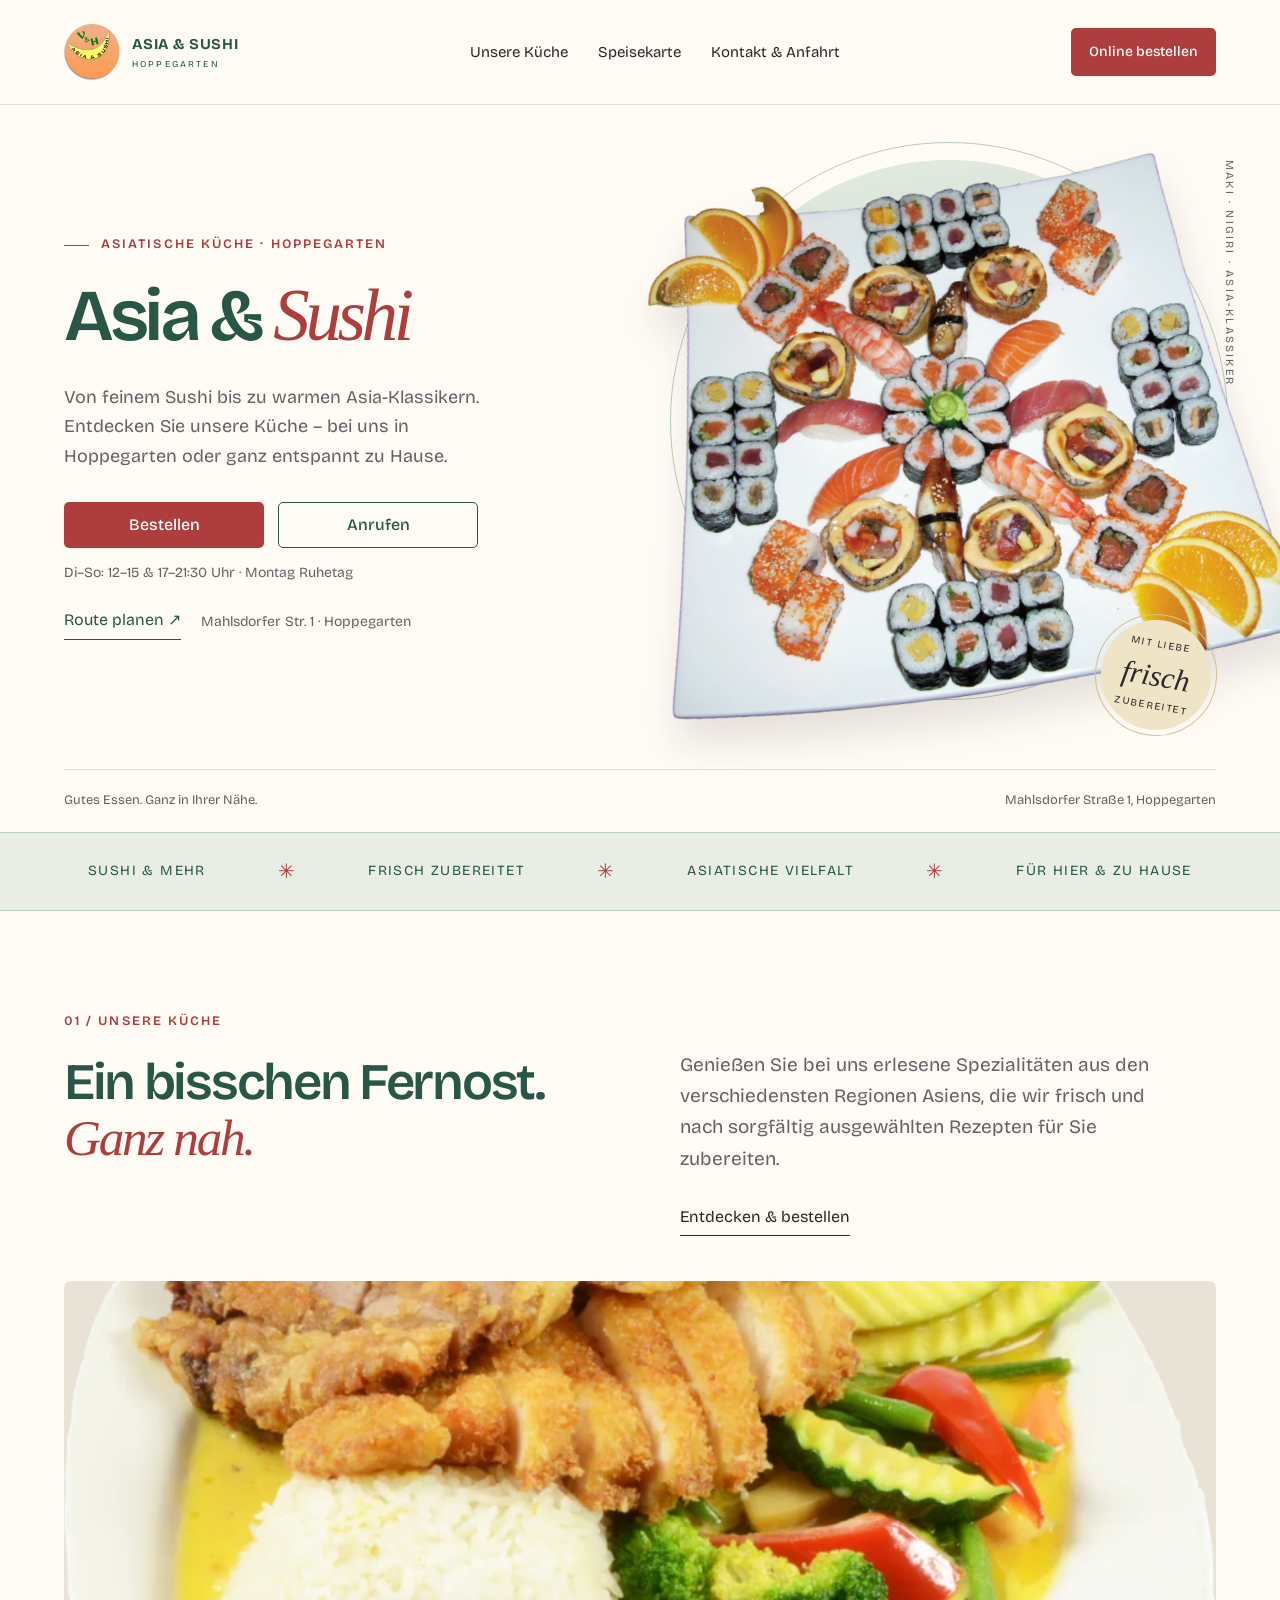
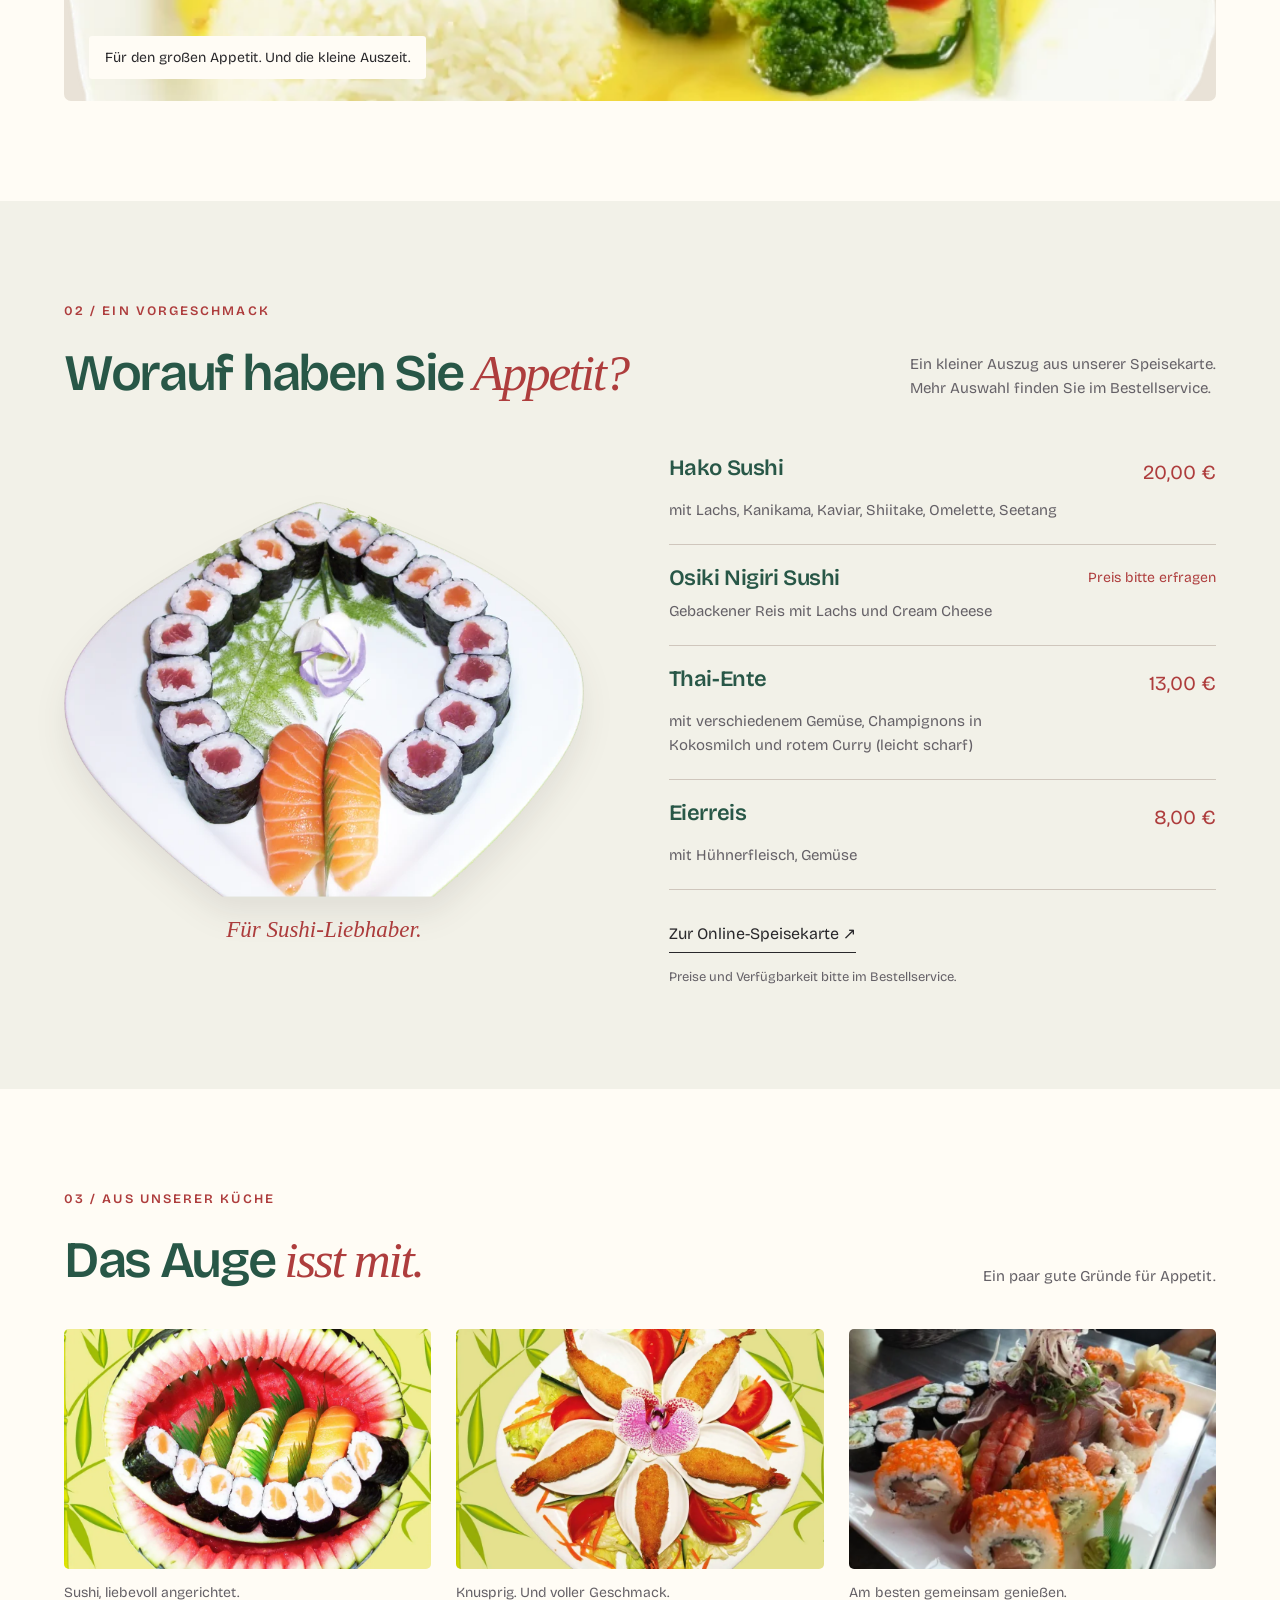
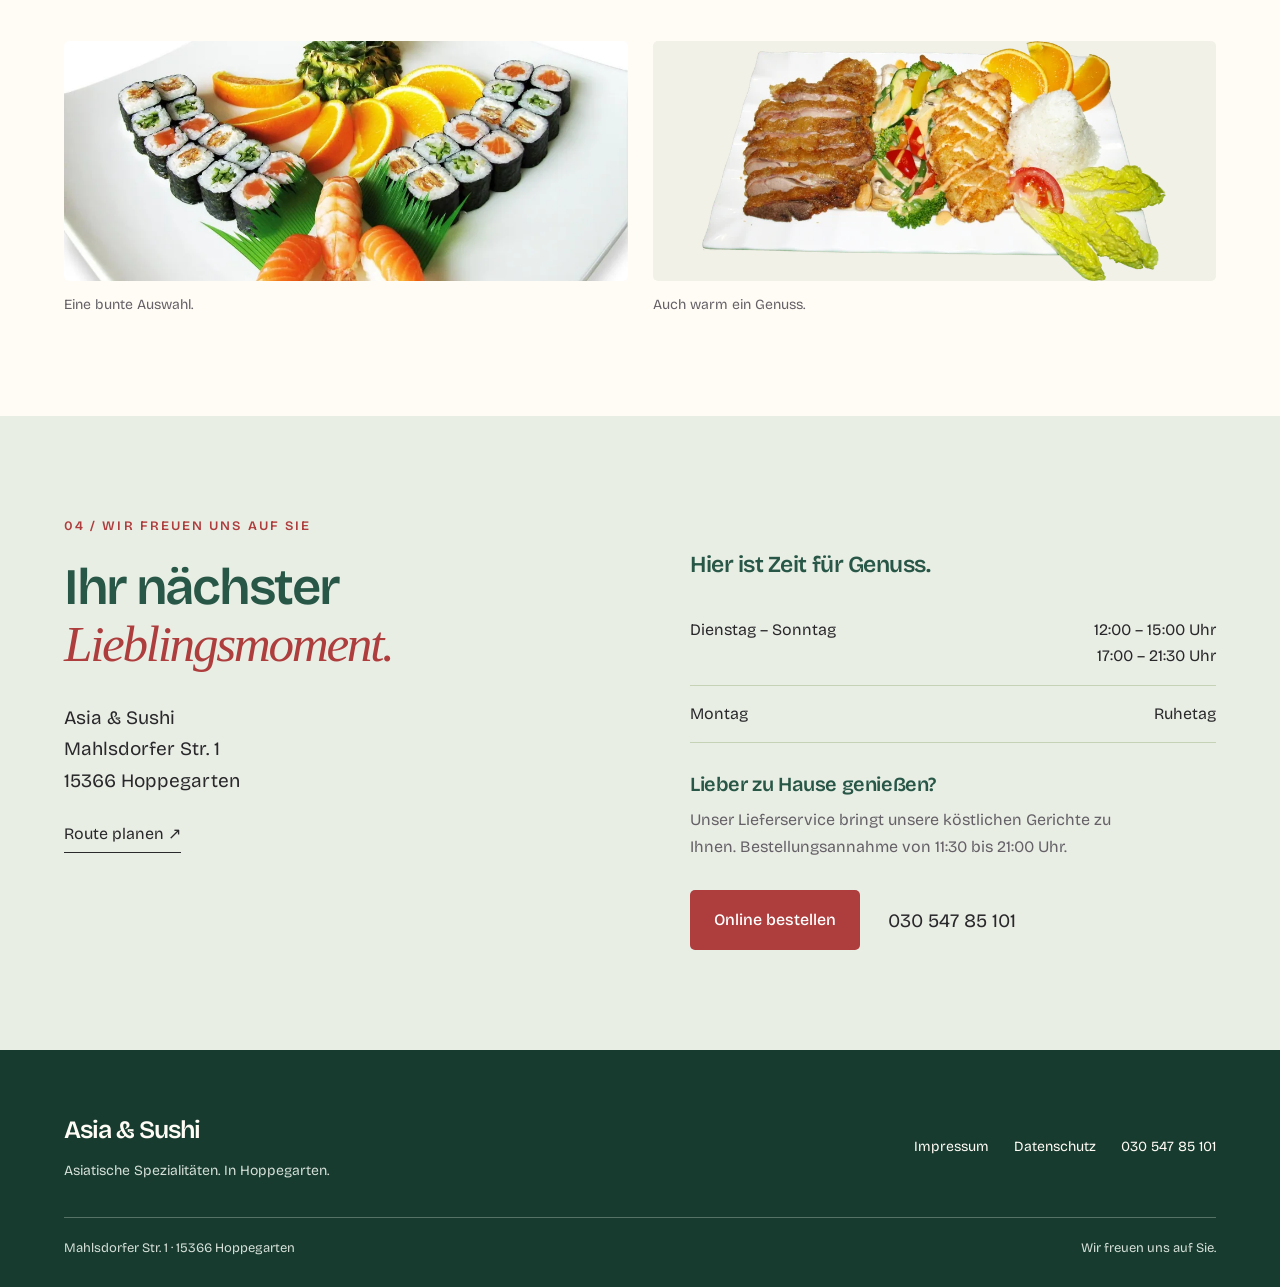
<file: index.html>
<!doctype html>
<html lang="de">
  <head>
    <meta charset="utf-8" />
    <meta name="viewport" content="width=device-width, initial-scale=1" />
    <title>
      Asia &amp; Sushi – Asiatische Küche in Hoppegarten
    </title>
    <meta
      name="description"
      content="Asiatische Spezialitäten und Sushi in Hoppegarten. Küche entdecken, online bestellen oder vorbeikommen. Mahlsdorfer Str. 1."
    />
    <meta name="theme-color" content="#285747" />
    <link rel="icon" href="assets/images/logo-192.png" />
    <link
      rel="preload"
      href="assets/fonts/bricolage-grotesque-latin-wdth.woff2"
      as="font"
      type="font/woff2"
      crossorigin
    />
    <link rel="stylesheet" href="css/base/tokens.css" />
    <link rel="stylesheet" href="css/base/reset.css" />
    <link rel="stylesheet" href="css/components/layout.css" />
    <link rel="stylesheet" href="css/components/buttons.css" />
    <link rel="stylesheet" href="css/sections/hero.css" />
    <link rel="stylesheet" href="css/sections/kitchen.css" />
    <link rel="stylesheet" href="css/sections/menu.css" />
    <link rel="stylesheet" href="css/sections/gallery.css" />
    <link rel="stylesheet" href="css/sections/visit.css" />
  </head>
  <body>
    <a class="skip-link" href="#inhalt">Zum Inhalt springen</a>
    <header class="site-header">
      <div class="container header-inner">
        <a
          class="brand"
          href="index.html"
          aria-label="Asia und Sushi – Startseite"
          ><img class="brand-logo" src="assets/images/logo-96.png" srcset="assets/images/logo-192.png 2x" width="56" height="56" alt="" /><span>ASIA &amp; SUSHI<small>HOPPEGARTEN</small></span></a
        >
        <nav aria-label="Hauptnavigation">
          <a href="index.html#kueche">Unsere Küche</a
          ><a href="index.html#speisekarte">Speisekarte</a
          ><a href="index.html#besuch">Kontakt &amp; Anfahrt</a>
        </nav>
        <a class="button button-small" href="pages/bestellen.html"
          >Online bestellen</a
        >
      </div>
    </header>
    <main id="inhalt">
      <section class="hero" aria-labelledby="hero-title">
        <div class="container hero-grid">
          <div class="hero-copy">
            <p class="eyebrow">
              <span class="small-line"></span> ASIATISCHE KÜCHE · HOPPEGARTEN
            </p>
            <h1 id="hero-title">
              Asia &amp; <em>Sushi</em>
            </h1>
            <p class="hero-description">
              Von feinem Sushi bis zu warmen Asia-Klassikern. Entdecken Sie
              unsere Küche – bei uns in Hoppegarten oder ganz entspannt zu
              Hause.
            </p>
            <div class="actions hero-actions">
              <a class="button" href="pages/bestellen.html">Bestellen</a>
              <a class="button button-outline" href="tel:+493054785101">Anrufen</a>
            </div>
            <p class="hero-hours-note">Di–So: 12–15 &amp; 17–21:30 Uhr · Montag Ruhetag</p>
            <div class="hero-location">
              <a class="text-link" href="https://www.google.com/maps/dir/?api=1&amp;destination=Mahlsdorfer+Str.+1%2C+15366+Hoppegarten" target="_blank" rel="noopener noreferrer">Route planen <span aria-hidden="true">↗</span></a>
              <p>Mahlsdorfer Str. 1 · Hoppegarten</p>
            </div>
          </div>
          <div class="hero-visual">
            <span class="hero-ring" aria-hidden="true"></span
            ><span class="vertical-note" aria-hidden="true"
              >MAKI · NIGIRI · ASIA-KLASSIKER</span
            ><img
              src="assets/images/platte-gemischt.webp"
              width="999"
              height="868"
              alt="Große Sushi-Platte mit Maki, Nigiri und frittierten Rollen"
              fetchpriority="high"
            />
            <div class="hero-seal">
              <span>MIT LIEBE</span><strong>frisch</strong
              ><span>ZUBEREITET</span>
            </div>
          </div>
        </div>
        <div class="hero-caption container">
          <span>Gutes Essen. Ganz in Ihrer Nähe.</span
          ><a href="#besuch"
            >Mahlsdorfer Straße 1, Hoppegarten
           </a
          >
        </div>
      </section>
      <div class="flavor-strip" aria-hidden="true">
        <span>SUSHI &amp; MEHR</span><i>✳</i><span>FRISCH ZUBEREITET</span
        ><i>✳</i><span>ASIATISCHE VIELFALT</span><i>✳</i
        ><span>FÜR HIER &amp; ZU HAUSE</span>
      </div>
      <section
        class="kitchen section container"
        id="kueche"
        aria-labelledby="kitchen-title"
      >
        <div class="section-heading">
          <p class="eyebrow">01 / UNSERE KÜCHE</p>
          <h2 id="kitchen-title">
            Ein bisschen Fernost.<br /><em>Ganz nah.</em>
          </h2>
        </div>
        <div class="kitchen-description">
          <p>
            Genießen Sie bei uns erlesene Spezialitäten aus den verschiedensten
            Regionen Asiens, die wir frisch und nach sorgfältig ausgewählten
            Rezepten für Sie zubereiten.
          </p>
          <a class="text-link" href="pages/bestellen.html"
            >Entdecken &amp; bestellen</a
          >
        </div>
        <div class="kitchen-image">
          <img
            src="assets/images/ente-curry.webp"
            width="900"
            height="563"
            alt="Knusprige Ente mit Gemüse in Currysauce und einer Portion Reis"
            loading="lazy"
          /><span>Für den großen Appetit. Und die kleine Auszeit.</span>
        </div>
      </section>
      <section
        class="menu-section section"
        id="speisekarte"
        aria-labelledby="menu-title"
      >
        <div class="container">
          <div class="menu-header">
            <div>
              <p class="eyebrow">02 / EIN VORGESCHMACK</p>
              <h2 id="menu-title">Worauf haben Sie <em>Appetit?</em></h2>
            </div>
            <p>
              Ein kleiner Auszug aus unserer Speisekarte.<br />Mehr Auswahl
              finden Sie im Bestellservice.
            </p>
          </div>
          <div class="menu-grid">
            <div class="menu-image">
              <img
                src="assets/images/maki-nigiri.webp"
                width="800"
                height="608"
                alt="Lachs- und Thunfisch-Maki mit zwei Lachs-Nigiri"
                loading="lazy"
              /><span class="image-label">Für Sushi-Liebhaber.</span>
            </div>
            <div class="dish-list">
              <article class="dish">
                <div>
                  <h3>Hako Sushi</h3>
                  <span>20,00 €</span>
                </div>
                <p>mit Lachs, Kanikama, Kaviar, Shiitake, Omelette, Seetang</p>
              </article>
              <article class="dish">
                <div>
                  <h3>Osiki Nigiri Sushi</h3>
                  <span class="price-note">Preis bitte erfragen</span>
                </div>
                <p>Gebackener Reis mit Lachs und Cream Cheese</p>
              </article>
              <article class="dish">
                <div>
                  <h3>Thai-Ente</h3>
                  <span>13,00 €</span>
                </div>
                <p>
                  mit verschiedenem Gemüse, Champignons in Kokosmilch und rotem
                  Curry (leicht scharf)
                </p>
              </article>
              <article class="dish">
                <div>
                  <h3>Eierreis</h3>
                  <span>8,00 €</span>
                </div>
                <p>mit Hühnerfleisch, Gemüse</p>
              </article>
              <a class="text-link" href="pages/bestellen.html"
                >Zur Online-Speisekarte <span aria-hidden="true">↗</span></a
              >
              <p class="menu-note">
                Preise und Verfügbarkeit bitte im Bestellservice.
              </p>
            </div>
          </div>
        </div>
      </section>
      <section class="gallery section" aria-labelledby="gallery-title">
        <div class="container gallery-heading">
          <div>
            <p class="eyebrow">03 / AUS UNSERER KÜCHE</p>
            <h2 id="gallery-title">Das Auge <em>isst mit.</em></h2>
          </div>
          <span>Ein paar gute Gründe für Appetit.</span>
        </div>
        <div class="container gallery-grid">
          <figure>
            <img
              src="assets/images/sushi-melone.webp"
              width="1024"
              height="640"
              loading="lazy"
              alt="Sushi mit Lachs und Maki, angerichtet in einer Wassermelone"
            />
            <figcaption>Sushi, liebevoll angerichtet.</figcaption>
          </figure>
          <figure>
            <img
              src="assets/images/garnelen-orchidee.webp"
              width="1024"
              height="640"
              loading="lazy"
              alt="Knusprige Garnelen mit Salat und Orchideenblüte"
            />
            <figcaption>Knusprig. Und voller Geschmack.</figcaption>
          </figure>
          <figure>
            <img
              src="assets/images/sushi-platte.webp"
              width="768"
              height="576"
              loading="lazy"
              alt="Gemischte Sushi-Platte mit Nigiri und Fischrogen"
            />
            <figcaption>Am besten gemeinsam genießen.</figcaption>
          </figure>
          <figure>
            <img
              src="assets/images/sushi-ananas.webp"
              width="1024"
              height="640"
              loading="lazy"
              alt="Maki und Nigiri mit Garnelen, Orange und Ananas"
            />
            <figcaption>Eine bunte Auswahl.</figcaption>
          </figure>
          <figure>
            <img
              src="assets/images/ente-fisch.webp"
              width="800"
              height="414"
              loading="lazy"
              alt="Knusprige Ente und panierte Stücke mit Gemüse, Cashewkernen und Reis"
            />
            <figcaption>Auch warm ein Genuss.</figcaption>
          </figure>
        </div>
      </section>
      <section class="visit section" id="besuch" aria-labelledby="visit-title">
        <div class="container visit-grid">
          <div>
            <p class="eyebrow">04 / WIR FREUEN UNS AUF SIE</p>
            <h2 id="visit-title">
              Ihr nächster<br /><em>Lieblingsmoment.</em>
            </h2>
            <address>
              Asia &amp; Sushi<br />Mahlsdorfer Str. 1<br />15366 Hoppegarten
            </address>
            <a
              class="text-link"
              href="https://www.google.com/maps/dir/?api=1&amp;destination=Mahlsdorfer+Str.+1%2C+15366+Hoppegarten"
              rel="noopener noreferrer"
              >Route planen <span aria-hidden="true">↗</span></a
            >
          </div>
          <div class="visit-info">
            <h3>Hier ist Zeit für Genuss.</h3>
            <dl class="hours">
              <div>
                <dt>Dienstag – Sonntag</dt>
                <dd>12:00 – 15:00 Uhr<br />17:00 – 21:30 Uhr</dd>
              </div>
              <div>
                <dt>Montag</dt>
                <dd>Ruhetag</dd>
              </div>
            </dl>
            <div class="delivery">
              <h3>Lieber zu Hause genießen?</h3>
              <p>
                Unser Lieferservice bringt unsere köstlichen Gerichte zu Ihnen.
                Bestellungsannahme von 11:30 bis 21:00 Uhr.
              </p>
            </div>
            <div class="actions">
              <a class="button button-light" href="pages/bestellen.html"
                >Online bestellen</a
              ><a class="phone-link" href="tel:+493054785101">030 547 85 101</a>
            </div>
          </div>
        </div>
      </section>
    </main>
    <footer class="site-footer">
      <div class="container footer-inner">
        <a class="footer-brand" href="index.html"
          >Asia &amp; Sushi<span
            >Asiatische Spezialitäten. In Hoppegarten.</span
          ></a
        >
        <div class="footer-links">
          <a href="pages/impressum.html">Impressum</a
          ><a href="pages/datenschutz.html">Datenschutz</a
          ><a href="tel:+493054785101">030 547 85 101</a>
        </div>
      </div>
      <div class="container footer-bottom">
        Mahlsdorfer Str. 1 · 15366 Hoppegarten<span
          >Wir freuen uns auf Sie.</span
        >
      </div>
    </footer>
    <script type="application/ld+json">
      {
        "@context": "https://schema.org",
        "@type": "Restaurant",
        "name": "Asia & Sushi",
        "description": "Asiatische Spezialitäten und Sushi",
        "servesCuisine": ["Asiatisch", "Sushi"],
        "telephone": "+49 30 54785101",
        "address": {
          "@type": "PostalAddress",
          "streetAddress": "Mahlsdorfer Str. 1",
          "postalCode": "15366",
          "addressLocality": "Hoppegarten",
          "addressCountry": "DE"
        },
        "openingHoursSpecification": [
          {
            "@type": "OpeningHoursSpecification",
            "dayOfWeek": [
              "Tuesday",
              "Wednesday",
              "Thursday",
              "Friday",
              "Saturday",
              "Sunday"
            ],
            "opens": "12:00",
            "closes": "15:00"
          },
          {
            "@type": "OpeningHoursSpecification",
            "dayOfWeek": [
              "Tuesday",
              "Wednesday",
              "Thursday",
              "Friday",
              "Saturday",
              "Sunday"
            ],
            "opens": "17:00",
            "closes": "21:30"
          }
        ]
      }
    </script>
  </body>
</html>
</file>
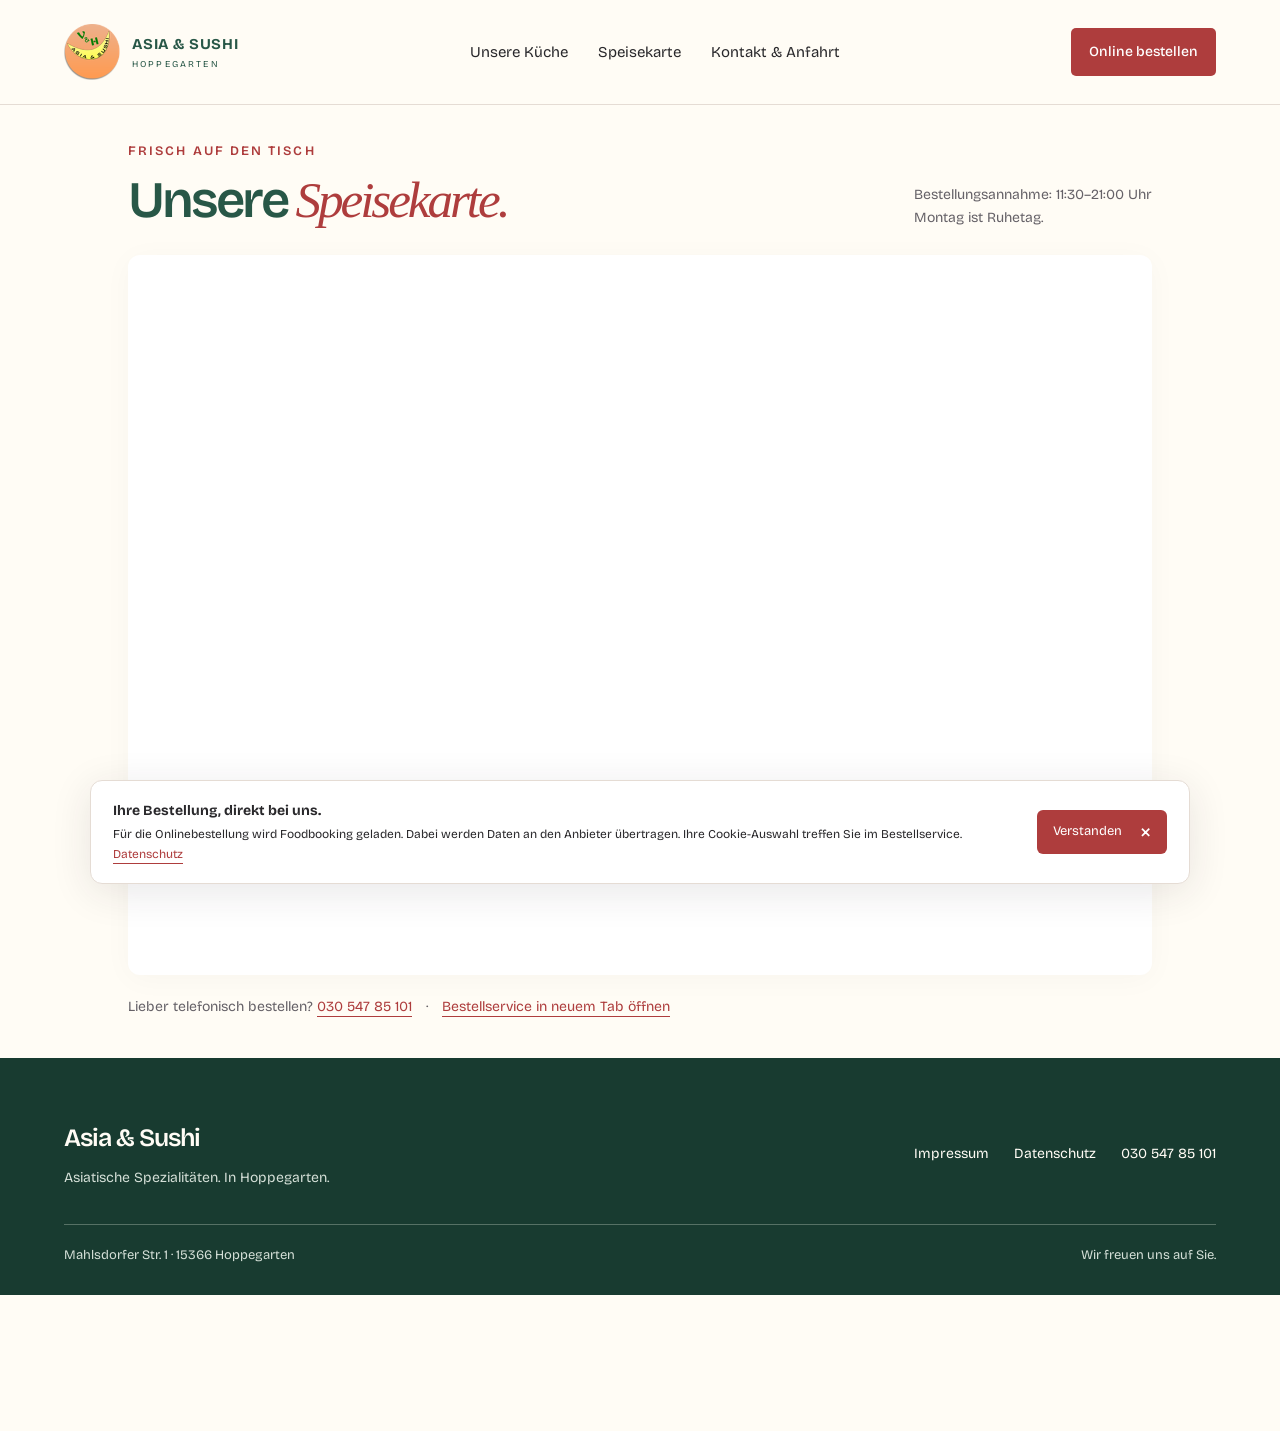
<file: pages/bestellen.html>
<!doctype html>
<html lang="de">
  <head>
    <meta charset="utf-8" />
    <meta name="viewport" content="width=device-width, initial-scale=1" />
    <title>Online bestellen – Asia &amp; Sushi Hoppegarten</title>
    <meta
      name="description"
      content="Asiatische Spezialitäten und Sushi bequem über unseren bestehenden GloriaFood-Bestellservice bestellen."
    />
    <meta name="theme-color" content="#285747" />
    <link rel="icon" href="../assets/images/logo-192.png" />
    <link
      rel="preload"
      href="../assets/fonts/bricolage-grotesque-latin-wdth.woff2"
      as="font"
      type="font/woff2"
      crossorigin
    />
    <link rel="stylesheet" href="../css/base/tokens.css" />
    <link rel="stylesheet" href="../css/base/reset.css" />
    <link rel="stylesheet" href="../css/components/layout.css" />
    <link rel="stylesheet" href="../css/components/buttons.css" />
    <link rel="stylesheet" href="../css/pages/order.css" />
    <link rel="stylesheet" href="../css/components/privacy-notice.css" />
  </head>
  <body>
    <a class="skip-link" href="#inhalt">Zum Inhalt springen</a>
    <header class="site-header">
      <div class="container header-inner">
        <a
          class="brand"
          href="../index.html"
          aria-label="Asia und Sushi – Startseite"
          ><img class="brand-logo" src="../assets/images/logo-96.png" srcset="../assets/images/logo-192.png 2x" width="56" height="56" alt="" /><span>ASIA &amp; SUSHI<small>HOPPEGARTEN</small></span></a
        >
        <nav aria-label="Hauptnavigation">
          <a href="../index.html#kueche">Unsere Küche</a
          ><a href="../index.html#speisekarte">Speisekarte</a
          ><a href="../index.html#besuch">Kontakt &amp; Anfahrt</a>
        </nav>
        <a class="button button-small" href="bestellen.html"
          >Online bestellen</a
        >
      </div>
    </header>
    <main id="inhalt" class="order-page container">
      <div class="order-heading">
        <div>
          <p class="eyebrow">FRISCH AUF DEN TISCH</p>
          <h1>Unsere <em>Speisekarte.</em></h1>
        </div>
        <p>Bestellungsannahme: 11:30–21:00 Uhr<br />Montag ist Ruhetag.</p>
      </div>
      <section
        class="order-embed"
        aria-label="Speisekarte und Onlinebestellung"
      >
        <iframe
          id="order-frame"
          src="https://www.foodbooking.com/ordering/?restaurant_uid=9aa9f237-abd2-4df4-8862-536ed3f0376d"
          title="Speisekarte und Bestellung bei Asia &amp; Sushi"
          allow="payment"
          allowpaymentrequest
        ></iframe>
      </section>
      <p class="order-help">
        Lieber telefonisch bestellen?
        <a href="tel:+493054785101">030 547 85 101</a> <span>·</span>
        <a
          href="https://www.foodbooking.com/ordering/?restaurant_uid=9aa9f237-abd2-4df4-8862-536ed3f0376d"
          target="_blank"
          rel="noopener noreferrer"
          >Bestellservice in neuem Tab öffnen</a
        >
      </p>
    </main>
    <footer class="site-footer">
      <div class="container footer-inner">
        <a class="footer-brand" href="../index.html"
          >Asia &amp; Sushi<span
            >Asiatische Spezialitäten. In Hoppegarten.</span
          ></a
        >
        <div class="footer-links">
          <a href="impressum.html">Impressum</a
          ><a href="datenschutz.html">Datenschutz</a
          ><a href="tel:+493054785101">030 547 85 101</a>
        </div>
      </div>
      <div class="container footer-bottom">
        Mahlsdorfer Str. 1 · 15366 Hoppegarten<span
          >Wir freuen uns auf Sie.</span
        >
      </div>
    </footer>
    <aside
      id="privacy-notice"
      class="privacy-notice"
      aria-label="Datenschutzhinweis zur Onlinebestellung"
    >
      <p>
        <strong>Ihre Bestellung, direkt bei uns.</strong> Für die
        Onlinebestellung wird Foodbooking geladen. Dabei werden Daten an den
        Anbieter übertragen. Ihre Cookie-Auswahl treffen Sie im Bestellservice.
        <a href="datenschutz.html">Datenschutz</a>
      </p>
      <button
        type="button"
        id="dismiss-privacy-notice"
        aria-label="Datenschutzhinweis schließen"
        hidden
      >
        Verstanden <span aria-hidden="true">×</span>
      </button>
    </aside>
    <script type="module" src="../js/order.js"></script>
  </body>
</html>
</file>
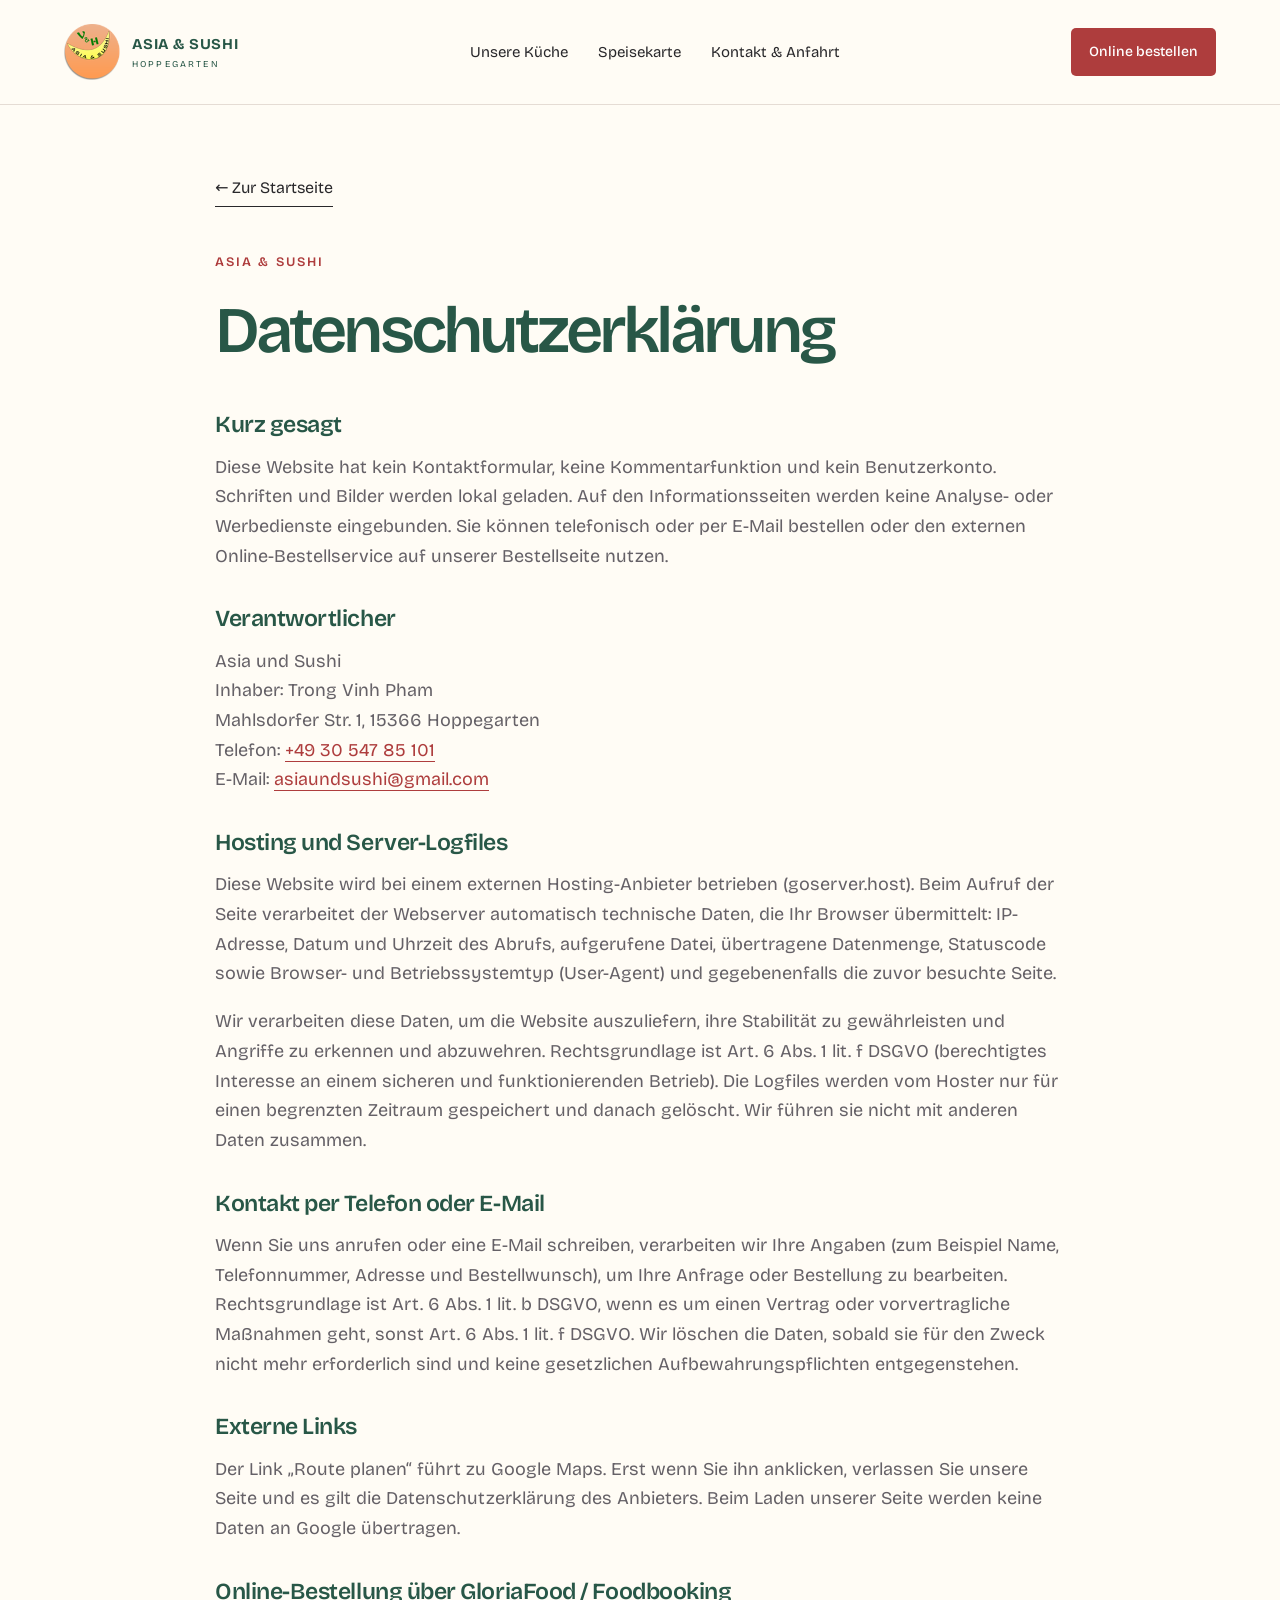
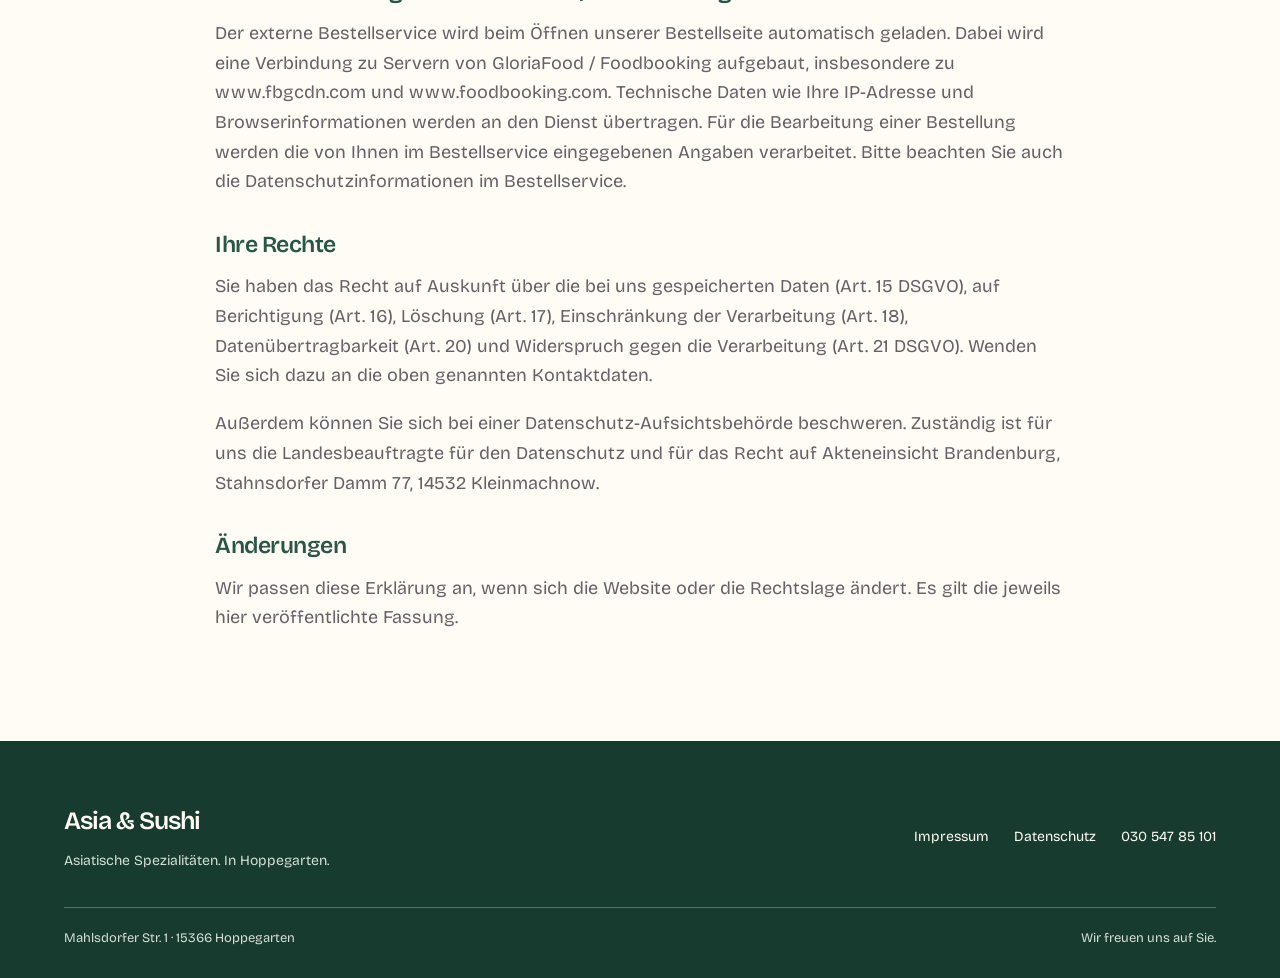
<file: pages/datenschutz.html>
<!doctype html>
<html lang="de">
  <head>
    <meta charset="utf-8" />
    <meta name="viewport" content="width=device-width, initial-scale=1" />
    <title>Datenschutzerklärung – Asia &amp; Sushi Hoppegarten</title>
    <meta
      name="description"
      content="Datenschutzerklärung von Asia und Sushi in Hoppegarten."
    />
    <meta name="theme-color" content="#285747" />
    <link rel="icon" href="../assets/images/logo-192.png" />
    <link
      rel="preload"
      href="../assets/fonts/bricolage-grotesque-latin-wdth.woff2"
      as="font"
      type="font/woff2"
      crossorigin
    />
    <link rel="stylesheet" href="../css/base/tokens.css" />
    <link rel="stylesheet" href="../css/base/reset.css" />
    <link rel="stylesheet" href="../css/components/layout.css" />
    <link rel="stylesheet" href="../css/components/buttons.css" />
    <link rel="stylesheet" href="../css/pages/legal.css" />
  </head>
  <body>
    <a class="skip-link" href="#inhalt">Zum Inhalt springen</a>
    <header class="site-header">
      <div class="container header-inner">
        <a
          class="brand"
          href="../index.html"
          aria-label="Asia und Sushi – Startseite"
          ><img class="brand-logo" src="../assets/images/logo-96.png" srcset="../assets/images/logo-192.png 2x" width="56" height="56" alt="" /><span>ASIA &amp; SUSHI<small>HOPPEGARTEN</small></span></a
        >
        <nav aria-label="Hauptnavigation">
          <a href="../index.html#kueche">Unsere Küche</a
          ><a href="../index.html#speisekarte">Speisekarte</a
          ><a href="../index.html#besuch">Kontakt &amp; Anfahrt</a>
        </nav>
        <a class="button button-small" href="bestellen.html"
          >Online bestellen</a
        >
      </div>
    </header>
    <main id="inhalt" class="legal-page container">
      <a class="text-link" href="../index.html">← Zur Startseite</a>
      <p class="eyebrow">ASIA &amp; SUSHI</p>
      <h1>Datenschutzerklärung</h1>
      <div class="prose">
        <h2>Kurz gesagt</h2>
        <p>
          Diese Website hat kein Kontaktformular, keine Kommentarfunktion und
          kein Benutzerkonto. Schriften und Bilder werden lokal geladen. Auf den
          Informationsseiten werden keine Analyse- oder Werbedienste
          eingebunden. Sie können telefonisch oder per E-Mail bestellen oder den
          externen Online-Bestellservice auf unserer Bestellseite nutzen.
        </p>

        <h2>Verantwortlicher</h2>
        <p>
          Asia und Sushi<br />
          Inhaber: Trong Vinh Pham<br />
          Mahlsdorfer Str. 1, 15366 Hoppegarten<br />
          Telefon: <a href="tel:+493054785101">+49 30 547 85 101</a><br />
          E-Mail:
          <a href="mailto:asiaundsushi@gmail.com">asiaundsushi@gmail.com</a>
        </p>

        <h2>Hosting und Server-Logfiles</h2>
        <p>
          Diese Website wird bei einem externen Hosting-Anbieter betrieben
          (goserver.host).
          <!-- TODO: Vollständigen Firmennamen und Sitz des Hosters ergänzen und prüfen, ob ein Vertrag zur Auftragsverarbeitung (AVV) besteht. -->
          Beim Aufruf der Seite verarbeitet der Webserver automatisch technische
          Daten, die Ihr Browser übermittelt: IP-Adresse, Datum und Uhrzeit des
          Abrufs, aufgerufene Datei, übertragene Datenmenge, Statuscode sowie
          Browser- und Betriebssystemtyp (User-Agent) und gegebenenfalls die
          zuvor besuchte Seite.
        </p>
        <p>
          Wir verarbeiten diese Daten, um die Website auszuliefern, ihre
          Stabilität zu gewährleisten und Angriffe zu erkennen und abzuwehren.
          Rechtsgrundlage ist Art. 6 Abs. 1 lit. f DSGVO (berechtigtes Interesse
          an einem sicheren und funktionierenden Betrieb). Die Logfiles werden
          vom Hoster nur für einen begrenzten Zeitraum gespeichert und danach
          gelöscht. Wir führen sie nicht mit anderen Daten zusammen.
        </p>

        <h2>Kontakt per Telefon oder E-Mail</h2>
        <p>
          Wenn Sie uns anrufen oder eine E-Mail schreiben, verarbeiten wir Ihre
          Angaben (zum Beispiel Name, Telefonnummer, Adresse und Bestellwunsch),
          um Ihre Anfrage oder Bestellung zu bearbeiten. Rechtsgrundlage ist
          Art. 6 Abs. 1 lit. b DSGVO, wenn es um einen Vertrag oder
          vorvertragliche Maßnahmen geht, sonst Art. 6 Abs. 1 lit. f DSGVO. Wir
          löschen die Daten, sobald sie für den Zweck nicht mehr erforderlich
          sind und keine gesetzlichen Aufbewahrungspflichten entgegenstehen.
        </p>

        <h2>Externe Links</h2>
        <p>
          Der Link „Route planen“ führt zu Google Maps. Erst wenn Sie ihn
          anklicken, verlassen Sie unsere Seite und es gilt die
          Datenschutzerklärung des Anbieters. Beim Laden unserer Seite werden
          keine Daten an Google übertragen.
        </p>

        <h2>Online-Bestellung über GloriaFood / Foodbooking</h2>
        <p>
          Der externe Bestellservice wird beim Öffnen unserer Bestellseite
          automatisch geladen. Dabei wird eine Verbindung zu Servern von
          GloriaFood / Foodbooking aufgebaut, insbesondere zu www.fbgcdn.com und
          www.foodbooking.com. Technische Daten wie Ihre IP-Adresse und
          Browserinformationen werden an den Dienst übertragen. Für die
          Bearbeitung einer Bestellung werden die von Ihnen im Bestellservice
          eingegebenen Angaben verarbeitet. Bitte beachten Sie auch die
          Datenschutzinformationen im Bestellservice.
        </p>
        <h2>Ihre Rechte</h2>
        <p>
          Sie haben das Recht auf Auskunft über die bei uns gespeicherten Daten
          (Art. 15 DSGVO), auf Berichtigung (Art. 16), Löschung (Art. 17),
          Einschränkung der Verarbeitung (Art. 18), Datenübertragbarkeit (Art.
          20) und Widerspruch gegen die Verarbeitung (Art. 21 DSGVO). Wenden Sie
          sich dazu an die oben genannten Kontaktdaten.
        </p>
        <p>
          Außerdem können Sie sich bei einer Datenschutz-Aufsichtsbehörde
          beschweren. Zuständig ist für uns die Landesbeauftragte für den
          Datenschutz und für das Recht auf Akteneinsicht Brandenburg,
          Stahnsdorfer Damm 77, 14532 Kleinmachnow.
        </p>

        <h2>Änderungen</h2>
        <p>
          Wir passen diese Erklärung an, wenn sich die Website oder die
          Rechtslage ändert. Es gilt die jeweils hier veröffentlichte Fassung.
        </p>
      </div>
    </main>
    <footer class="site-footer">
      <div class="container footer-inner">
        <a class="footer-brand" href="../index.html"
          >Asia &amp; Sushi<span
            >Asiatische Spezialitäten. In Hoppegarten.</span
          ></a
        >
        <div class="footer-links">
          <a href="impressum.html">Impressum</a
          ><a href="datenschutz.html">Datenschutz</a
          ><a href="tel:+493054785101">030 547 85 101</a>
        </div>
      </div>
      <div class="container footer-bottom">
        Mahlsdorfer Str. 1 · 15366 Hoppegarten<span
          >Wir freuen uns auf Sie.</span
        >
      </div>
    </footer>
  </body>
</html>
</file>
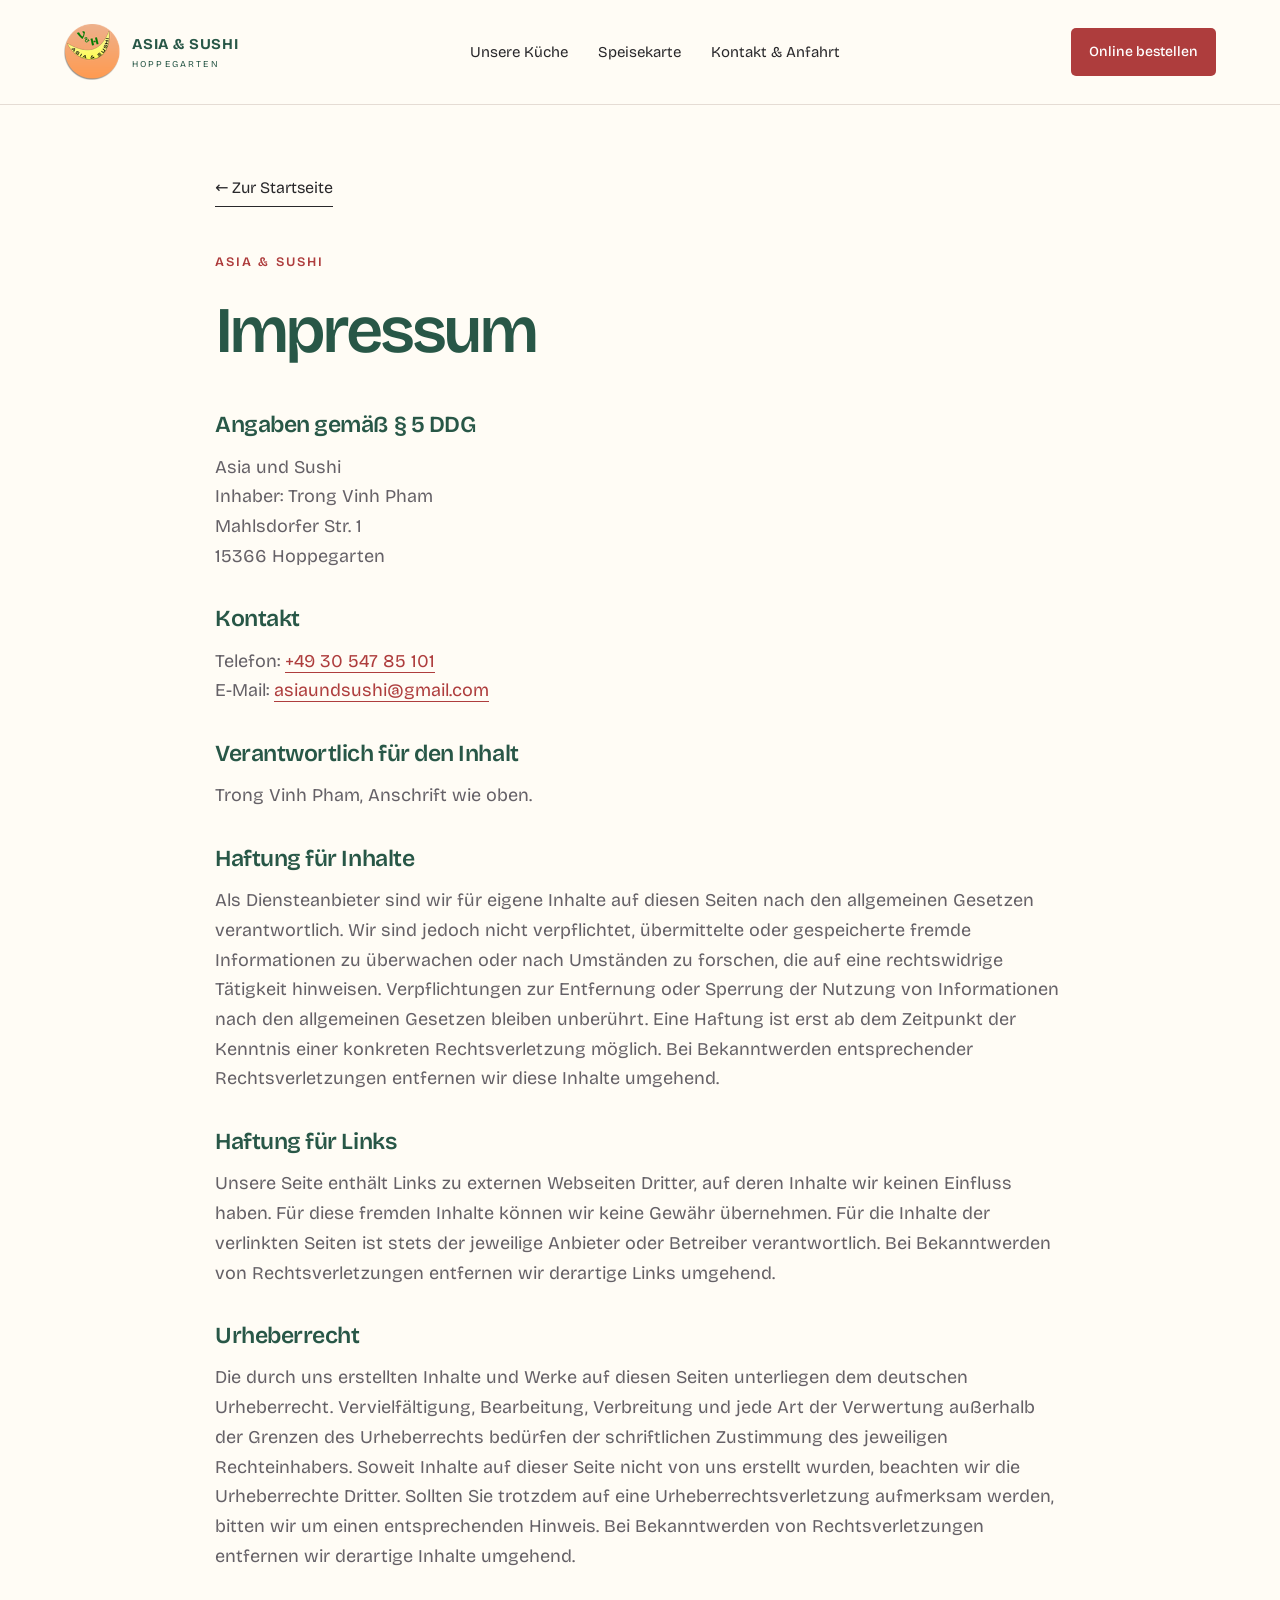
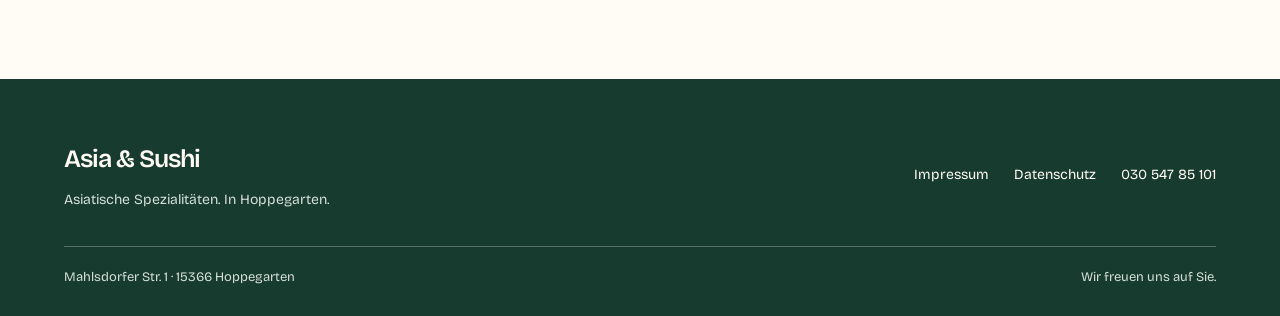
<file: pages/impressum.html>
<!doctype html>
<html lang="de">
  <head>
    <meta charset="utf-8" />
    <meta name="viewport" content="width=device-width, initial-scale=1" />
    <title>Impressum – Asia &amp; Sushi Hoppegarten</title>
    <meta
      name="description"
      content="Impressum von Asia und Sushi in Hoppegarten."
    />
    <meta name="theme-color" content="#285747" />
    <link rel="icon" href="../assets/images/logo-192.png" />
    <link
      rel="preload"
      href="../assets/fonts/bricolage-grotesque-latin-wdth.woff2"
      as="font"
      type="font/woff2"
      crossorigin
    />
    <link rel="stylesheet" href="../css/base/tokens.css" />
    <link rel="stylesheet" href="../css/base/reset.css" />
    <link rel="stylesheet" href="../css/components/layout.css" />
    <link rel="stylesheet" href="../css/components/buttons.css" />
    <link rel="stylesheet" href="../css/pages/legal.css" />
  </head>
  <body>
    <a class="skip-link" href="#inhalt">Zum Inhalt springen</a>
    <header class="site-header">
      <div class="container header-inner">
        <a
          class="brand"
          href="../index.html"
          aria-label="Asia und Sushi – Startseite"
          ><img class="brand-logo" src="../assets/images/logo-96.png" srcset="../assets/images/logo-192.png 2x" width="56" height="56" alt="" /><span>ASIA &amp; SUSHI<small>HOPPEGARTEN</small></span></a
        >
        <nav aria-label="Hauptnavigation">
          <a href="../index.html#kueche">Unsere Küche</a
          ><a href="../index.html#speisekarte">Speisekarte</a
          ><a href="../index.html#besuch">Kontakt &amp; Anfahrt</a>
        </nav>
        <a class="button button-small" href="bestellen.html"
          >Online bestellen</a
        >
      </div>
    </header>
    <main id="inhalt" class="legal-page container">
      <a class="text-link" href="../index.html">← Zur Startseite</a>
      <p class="eyebrow">ASIA &amp; SUSHI</p>
      <h1>Impressum</h1>
      <div class="prose">
        <h2>Angaben gemäß § 5 DDG</h2>
        <p>
          Asia und Sushi<br />
          Inhaber: Trong Vinh Pham<br />
          Mahlsdorfer Str. 1<br />
          15366 Hoppegarten
        </p>

        <h2>Kontakt</h2>
        <p>
          Telefon: <a href="tel:+493054785101">+49 30 547 85 101</a><br />
          E-Mail:
          <a href="mailto:asiaundsushi@gmail.com">asiaundsushi@gmail.com</a>
        </p>

        <!-- TODO: Falls eine Umsatzsteuer-Identifikationsnummer vorhanden ist, hier eintragen (Pflichtangabe nach § 5 DDG):
        <h2>Umsatzsteuer-ID</h2>
        <p>Umsatzsteuer-Identifikationsnummer gemäß § 27a Umsatzsteuergesetz: DE___________</p>
        -->

        <h2>Verantwortlich für den Inhalt</h2>
        <p>Trong Vinh Pham, Anschrift wie oben.</p>

        <h2>Haftung für Inhalte</h2>
        <p>
          Als Diensteanbieter sind wir für eigene Inhalte auf diesen Seiten nach
          den allgemeinen Gesetzen verantwortlich. Wir sind jedoch nicht
          verpflichtet, übermittelte oder gespeicherte fremde Informationen zu
          überwachen oder nach Umständen zu forschen, die auf eine rechtswidrige
          Tätigkeit hinweisen. Verpflichtungen zur Entfernung oder Sperrung der
          Nutzung von Informationen nach den allgemeinen Gesetzen bleiben
          unberührt. Eine Haftung ist erst ab dem Zeitpunkt der Kenntnis einer
          konkreten Rechtsverletzung möglich. Bei Bekanntwerden entsprechender
          Rechtsverletzungen entfernen wir diese Inhalte umgehend.
        </p>

        <h2>Haftung für Links</h2>
        <p>
          Unsere Seite enthält Links zu externen Webseiten Dritter, auf deren
          Inhalte wir keinen Einfluss haben. Für diese fremden Inhalte können
          wir keine Gewähr übernehmen. Für die Inhalte der verlinkten Seiten ist
          stets der jeweilige Anbieter oder Betreiber verantwortlich. Bei
          Bekanntwerden von Rechtsverletzungen entfernen wir derartige Links
          umgehend.
        </p>

        <h2>Urheberrecht</h2>
        <p>
          Die durch uns erstellten Inhalte und Werke auf diesen Seiten
          unterliegen dem deutschen Urheberrecht. Vervielfältigung, Bearbeitung,
          Verbreitung und jede Art der Verwertung außerhalb der Grenzen des
          Urheberrechts bedürfen der schriftlichen Zustimmung des jeweiligen
          Rechteinhabers. Soweit Inhalte auf dieser Seite nicht von uns erstellt
          wurden, beachten wir die Urheberrechte Dritter. Sollten Sie trotzdem
          auf eine Urheberrechtsverletzung aufmerksam werden, bitten wir um
          einen entsprechenden Hinweis. Bei Bekanntwerden von Rechtsverletzungen
          entfernen wir derartige Inhalte umgehend.
        </p>
      </div>
    </main>
    <footer class="site-footer">
      <div class="container footer-inner">
        <a class="footer-brand" href="../index.html"
          >Asia &amp; Sushi<span
            >Asiatische Spezialitäten. In Hoppegarten.</span
          ></a
        >
        <div class="footer-links">
          <a href="impressum.html">Impressum</a
          ><a href="datenschutz.html">Datenschutz</a
          ><a href="tel:+493054785101">030 547 85 101</a>
        </div>
      </div>
      <div class="container footer-bottom">
        Mahlsdorfer Str. 1 · 15366 Hoppegarten<span
          >Wir freuen uns auf Sie.</span
        >
      </div>
    </footer>
  </body>
</html>
</file>
<file: css/base/tokens.css>
@font-face {
  font-family: Bricolage;
  src: url("../../assets/fonts/bricolage-grotesque-latin-wdth.woff2")
    format("woff2");
  font-weight: 200 800;
  font-stretch: 75% 100%;
  font-display: swap;
}
:root {
  --paper: #fffcf5;
  --paper-deep: #f2f1e8;
  --ink: #29282b;
  --muted: #656167;
  --green: #285747;
  --green-line: #b9cdbd;
  --accent: #ae3d3d;
  --accent-hover: #922f30;
  --line: #e5dcd4;
  --white: #ffffff;
  --butter: #f0e4c7;
  --blush: #dfe9df;
  --pistachio: #e9eee5;
  --font: Bricolage, system-ui, sans-serif;
  --width: 1240px;
  --gutter: clamp(20px, 5vw, 80px);
}
</file>
<file: css/components/layout.css>
.container {
  width: min(var(--width), calc(100% - var(--gutter) * 2));
  margin-inline: auto;
}
.section {
  padding-block: 100px;
}
.eyebrow {
  font-size: 13px;
  font-weight: 600;
  letter-spacing: 0.16em;
  color: var(--accent);
  margin-bottom: 22px;
}
.site-header {
  border-bottom: 1px solid var(--line);
}
.header-inner {
  min-height: 104px;
  display: flex;
  align-items: center;
  justify-content: space-between;
  gap: 30px;
}
.brand {
  display: flex;
  align-items: center;
  gap: 12px;
  text-decoration: none;
  color: var(--green);
  font-size: 15px;
  font-weight: 700;
  letter-spacing: 0.055em;
  line-height: 1.4;
  flex-shrink: 0;
}
.brand small {
  display: block;
  font-size: 9px;
  letter-spacing: 0.24em;
  font-weight: 400;
  margin-top: 3px;
}
.brand-logo {
  width: 56px;
  height: 56px;
  object-fit: contain;
  flex-shrink: 0;
}
.site-header nav {
  display: flex;
  gap: 30px;
  font-size: 15px;
}
.site-header nav a {
  text-decoration: none;
}
.site-header nav a:hover {
  color: var(--accent);
}
.footer-links a:hover {
  color: var(--butter);
}
.site-footer {
  padding: 60px 0 28px;
  background: #183b30;
  color: var(--paper);
}
.footer-inner,
.footer-bottom {
  display: flex;
  justify-content: space-between;
  gap: 24px;
}
.footer-brand {
  font-size: 25px;
  font-weight: 600;
  text-decoration: none;
  letter-spacing: -0.04em;
}
.footer-brand span {
  display: block;
  font-size: 14px;
  font-weight: 400;
  letter-spacing: 0;
  color: #d4dfd7;
  margin-top: 7px;
}
.footer-links {
  display: flex;
  align-items: center;
  gap: 25px;
  font-size: 14px;
}
.footer-links a {
  text-decoration: none;
}
.footer-bottom {
  border-top: 1px solid #567165;
  padding-top: 20px;
  margin-top: 35px;
  color: #d4dfd7;
  font-size: 13px;
}
@media (max-width: 900px) {
  .site-header nav {
    gap: 18px;
  }
  .brand {
    font-size: 13px;
  }
  .header-inner {
    gap: 15px;
  }
  .section {
    padding-block: 72px;
  }
}
@media (max-width: 1000px) {
  .header-inner {
    width: 100%;
    min-height: 88px;
    flex-wrap: wrap;
    padding-block: 16px;
    padding-inline: var(--gutter);
    gap: 16px;
  }
  .site-header nav {
    order: 3;
    width: calc(100% + var(--gutter) * 2);
    flex-shrink: 0;
    margin-inline: calc(-1 * var(--gutter));
    justify-content: space-between;
    font-size: 14px;
    border-top: 1px solid var(--line);
    padding-top: 13px;
    padding-inline: var(--gutter);
  }
  .brand-logo {
    width: 44px;
    height: 44px;
  }
  .footer-inner,
  .footer-bottom {
    flex-direction: column;
  }
  .footer-links {
    flex-wrap: wrap;
    gap: 20px;
  }
  .footer-bottom {
    gap: 8px;
  }
  .section {
    padding-block: 56px;
  }
}

@media (max-width: 400px) {
  .brand {
    gap: 8px;
    font-size: 11px;
  }
  .brand-logo {
    width: 40px;
    height: 40px;
  }
  .brand small {
    font-size: 8px;
  }
}

@media (max-width: 360px) {
  .header-inner {
    gap: 12px 8px;
  }
  .brand {
    font-size: 10px;
  }
  .brand-logo {
    width: 36px;
    height: 36px;
  }
  .site-header .button-small {
    font-size: 10px;
    padding-inline: 8px;
    gap: 8px;
  }
}
</file>
<file: css/components/buttons.css>
.actions {
  display: flex;
  gap: 28px;
  align-items: center;
  flex-wrap: wrap;
}
.button {
  display: inline-flex;
  align-items: center;
  justify-content: center;
  gap: 30px;
  padding: 16px 23px;
  background: var(--accent);
  color: var(--white);
  text-decoration: none;
  font-size: 16px;
  font-weight: 500;
  border: 1px solid transparent;
  border-radius: 5px;
  min-height: 50px;
  transition: background 0.2s;
}
.button:hover {
  background: var(--accent-hover);
}
.button-small {
  padding: 11px 17px;
  min-height: 44px;
  font-size: 14px;
  gap: 20px;
}
.text-link {
  display: inline-block;
  font-size: 16px;
  text-decoration: none;
  border-bottom: 1px solid currentColor;
  padding-block: 5px;
}
.button-light {
  background: var(--accent);
  color: var(--white);
}
.button-light:hover {
  background: var(--accent-hover);
}
@media (max-width: 400px) {
  .button-small {
    padding: 10px;
    gap: 10px;
    font-size: 13px;
  }
  .actions {
    gap: 20px;
  }
}

.button-outline {
  color: var(--green);
  border-color: var(--green);
  background: transparent;
}
.button-outline:hover {
  background: var(--green);
  color: var(--white);
}

@media (max-width: 700px) {
  .button:not(.button-small),
  .text-link {
    font-size: 17px;
  }
}
</file>
<file: css/sections/hero.css>
.hero {
  position: relative;
  overflow: hidden;
  background: var(--paper);
}
.hero-grid {
  display: grid;
  grid-template-columns: 1.05fr 1fr;
  align-items: center;
  min-height: 620px;
  gap: 25px;
  padding-block: 55px;
}
.hero-copy {
  position: relative;
  z-index: 1;
}
.hero .eyebrow {
  display: flex;
  align-items: center;
  gap: 12px;
}
.small-line {
  width: 25px;
  height: 1px;
  background: var(--accent);
}
.hero h1 {
  line-height: 1.04;
  white-space: nowrap;
}
.hero-description {
  color: var(--muted);
  font-size: 18px;
  max-width: 420px;
  margin-block: 28px 30px;
}
.hero-actions {
  gap: 14px;
}
.hero-actions .button {
  min-width: 160px;
  gap: 18px;
}
.hero-hours-note {
  margin-top: 14px;
  font-size: 14px;
  line-height: 1.6;
  color: var(--muted);
}
.hero-location {
  display: flex;
  align-items: center;
  flex-wrap: wrap;
  gap: 8px 20px;
  margin-top: 18px;
}
.hero-location .text-link {
  color: var(--green);
}
.hero-location p {
  font-size: 14px;
  color: var(--muted);
}
.hero-visual {
  position: relative;
  min-width: 0;
  isolation: isolate;
}
.hero-visual > img {
  position: relative;
  width: 116%;
  max-width: none;
  transform: rotate(-9deg);
  margin-left: -6%;
  filter: drop-shadow(0 24px 20px #3c292523);
}
.hero-ring {
  position: absolute;
  width: 95%;
  aspect-ratio: 1;
  background: var(--blush);
  border-radius: 50%;
  top: 0;
  left: 4%;
  z-index: -1;
}
.hero-ring::after {
  content: "";
  position: absolute;
  inset: -18px;
  border: 1px solid var(--green-line);
  border-radius: 50%;
}
.vertical-note {
  position: absolute;
  right: -22px;
  top: 0;
  writing-mode: vertical-rl;
  font-size: 11px;
  letter-spacing: 0.2em;
  color: var(--muted);
}
.hero-seal {
  position: absolute;
  bottom: -16px;
  right: 5px;
  width: 110px;
  height: 110px;
  border-radius: 50%;
  background: var(--butter);
  color: var(--ink);
  display: flex;
  flex-direction: column;
  align-items: center;
  justify-content: center;
  transform: rotate(10deg);
  outline: 1px solid #d3bf91;
  outline-offset: 5px;
}
.hero-seal span {
  font-size: 10px;
  letter-spacing: 0.15em;
}
.hero-seal strong {
  font:
    italic 30px Georgia,
    serif;
  line-height: 1.5;
}
.hero-caption {
  display: flex;
  justify-content: space-between;
  border-top: 1px solid var(--line);
  padding-block: 20px;
  font-size: 13px;
  color: var(--muted);
}
.hero-caption a {
  text-decoration: none;
}
.flavor-strip {
  background: var(--pistachio);
  color: var(--green);
  border-block: 1px solid var(--green-line);
  padding: 22px var(--gutter);
  display: flex;
  align-items: center;
  justify-content: space-around;
  gap: 24px;
  font-size: 14px;
  letter-spacing: 0.1em;
}
.flavor-strip i {
  font-style: normal;
  font-size: 20px;
  color: var(--accent);
}
@media (min-width: 1400px) {
  .hero-grid {
    min-height: 670px;
  }
}
@media (max-width: 1000px) {
  .hero-grid {
    min-height: 570px;
  }
  .hero h1 {
    font-size: clamp(43px, 6vw, 70px);
  }
  .hero-seal {
    width: 90px;
    height: 90px;
  }
  .hero-description {
    font-size: 17px;
  }
}
@media (max-width: 1100px) {
  .flavor-strip {
    flex-wrap: nowrap;
    justify-content: center;
    gap: 12px;
    font-size: 11px;
    padding: 16px 12px;
    white-space: nowrap;
  }
  .flavor-strip i {
    font-size: 14px;
  }
  .flavor-strip span:nth-of-type(n + 3),
  .flavor-strip i:not(:first-of-type) {
    display: none;
  }
}
@media (max-width: 700px) {
  .hero-grid {
    grid-template-columns: 1fr;
    padding-block: 40px 55px;
    gap: 35px;
  }
  .hero h1 {
    font-size: clamp(30px, 9.4vw, 65px);
  }
  .hero-visual {
    max-width: 450px;
    width: 92%;
    margin-inline: auto;
  }
  .hero-visual > img {
    width: 100%;
    margin: 0;
  }
  .vertical-note {
    right: -15px;
  }
  .hero-caption {
    flex-direction: column;
    gap: 6px;
  }
  .hero-actions {
    display: grid;
    grid-template-columns: 1fr 1fr;
    gap: 12px;
  }
  .hero-actions .button {
    min-width: 0;
    padding-inline: 12px;
    gap: 10px;
    font-size: 17px;
  }
  .hero-description {
    font-size: 19px;
    max-width: 450px;
  }
}

@media (min-width: 1001px) {
  .hero-actions .button {
    min-width: 200px;
    min-height: 46px;
    padding: 9px 28px;
  }
}
</file>
<file: css/sections/kitchen.css>
.kitchen {
  display: grid;
  grid-template-columns: 1fr 1fr;
  gap: 45px 80px;
}
.kitchen-description {
  padding-top: 38px;
  color: var(--muted);
  max-width: 490px;
  font-size: 19px;
}
.kitchen-description .text-link {
  margin-top: 25px;
  color: var(--ink);
}
.kitchen-image {
  grid-column: 1/-1;
  position: relative;
  background: #e9e2d7;
  overflow: hidden;
  border-radius: 7px;
  height: 420px;
}
.kitchen-image img {
  width: 100%;
  height: 100%;
  object-fit: cover;
  object-position: center 55%;
}
.kitchen-image span {
  position: absolute;
  bottom: 22px;
  left: 25px;
  background: var(--paper);
  padding: 10px 16px;
  border-radius: 3px;
  font-size: 14px;
}
@media (max-width: 700px) {
  .kitchen {
    grid-template-columns: 1fr;
    gap: 25px;
  }
  .kitchen-description {
    padding-top: 0;
    font-size: 19px;
  }
  .kitchen-image {
    height: 260px;
  }
  .kitchen-image span {
    left: 12px;
    bottom: 12px;
    font-size: 14px;
    max-width: calc(100% - 24px);
  }
}
</file>
<file: css/sections/menu.css>
.menu-section {
  background: var(--paper-deep);
}
.menu-header {
  display: flex;
  align-items: end;
  justify-content: space-between;
  gap: 35px;
  margin-bottom: 55px;
}
.menu-header h2 {
  max-width: 600px;
}
.menu-header > p {
  color: var(--muted);
  font-size: 15px;
  flex-shrink: 0;
}
.menu-grid {
  display: grid;
  grid-template-columns: 0.95fr 1fr;
  gap: 85px;
  align-items: center;
}
.menu-image {
  position: relative;
  min-width: 0;
}
.menu-image img {
  width: 100%;
  filter: drop-shadow(0 18px 15px #34272715);
}
.image-label {
  display: block;
  text-align: center;
  font:
    italic 23px Georgia,
    serif;
  color: var(--accent);
  margin-top: 20px;
}
.dish {
  padding-block: 21px;
  border-bottom: 1px solid #cfc6bc;
}
.dish:first-child {
  padding-top: 0;
}
.dish > div {
  display: flex;
  justify-content: space-between;
  gap: 20px;
}
.dish h3 {
  font-size: 22px;
}
.dish span {
  font-size: 20px;
  color: var(--accent);
  white-space: nowrap;
}
.dish p {
  font-size: 15px;
  color: var(--muted);
  margin-top: 9px;
  max-width: 390px;
}
.dish-list > .text-link {
  margin-top: 26px;
}
.menu-note {
  font-size: 13px;
  color: var(--muted);
  margin-top: 14px;
}
@media (max-width: 900px) {
  .menu-grid {
    gap: 40px;
  }
  .menu-header {
    align-items: start;
    flex-direction: column;
    gap: 20px;
  }
}
@media (max-width: 700px) {
  .menu-grid {
    grid-template-columns: 1fr;
    gap: 40px;
  }
  .menu-header {
    margin-bottom: 30px;
  }
  .menu-image {
    max-width: 380px;
    margin: auto;
  }
  .dish h3 {
    font-size: 21px;
  }
  .dish p,
  .menu-header > p {
    font-size: 17px;
  }
}

.dish .price-note {
  font-size: 14px;
  white-space: normal;
  text-align: right;
}
</file>
<file: css/sections/gallery.css>
.gallery-heading {
  display: flex;
  justify-content: space-between;
  align-items: end;
  gap: 24px;
  margin-bottom: 40px;
}
.gallery-heading > span {
  font-size: 15px;
  color: var(--muted);
}
.gallery-grid {
  display: grid;
  grid-template-columns: repeat(6, 1fr);
  gap: 25px;
}
.gallery-grid figure {
  grid-column: span 2;
  min-width: 0;
}
.gallery-grid figure:nth-child(n + 4) {
  grid-column: span 3;
  margin-top: 12px;
}
.gallery-grid img {
  width: 100%;
  height: 240px;
  object-fit: cover;
  border-radius: 5px;
  background: var(--paper-deep);
}
.gallery-grid figure:nth-child(5) img {
  object-fit: contain;
}
.gallery-grid figcaption {
  font-size: 14px;
  margin-top: 12px;
  color: var(--muted);
}
@media (max-width: 900px) {
  .gallery-grid {
    gap: 16px;
  }
  .gallery-grid img {
    height: 190px;
  }
}
@media (max-width: 700px) {
  .gallery-heading {
    align-items: start;
    flex-direction: column;
  }
  .gallery-grid {
    grid-template-columns: 1fr 1fr;
    gap: 24px 14px;
  }
  .gallery-grid figure,
  .gallery-grid figure:nth-child(n + 4) {
    grid-column: auto;
    margin-top: 0;
  }
  .gallery-grid figure:last-child {
    grid-column: 1/-1;
  }
  .gallery-grid img {
    height: 170px;
  }
  .gallery-grid figcaption {
    font-size: 14px;
  }
}
</file>
<file: css/sections/visit.css>
.visit {
  background: var(--pistachio);
  color: var(--ink);
}
.visit-grid {
  display: grid;
  grid-template-columns: 1fr 1fr;
  gap: 100px;
}
.visit .eyebrow {
  color: var(--accent);
}
.visit em {
  color: var(--accent);
}
.visit address {
  font-style: normal;
  margin-block: 30px 20px;
  font-size: 19px;
}
.visit-info {
  padding-top: 36px;
}
.visit-info h3 {
  font-size: 23px;
}
.hours {
  margin: 25px 0 30px;
}
.hours > div {
  display: flex;
  justify-content: space-between;
  gap: 30px;
  border-bottom: 1px solid #c6d2b6;
  padding-block: 15px;
  font-size: 16px;
}
.hours dd {
  margin: 0;
  text-align: right;
}
.delivery {
  margin-bottom: 30px;
}
.delivery h3 {
  font-size: 20px;
}
.delivery p {
  font-size: 16px;
  color: var(--muted);
  margin-top: 12px;
  max-width: 450px;
}
.phone-link {
  font-size: 19px;
  text-decoration: none;
}
@media (max-width: 900px) {
  .visit-grid {
    gap: 50px;
  }
  .visit .actions {
    gap: 20px;
  }
}
@media (max-width: 700px) {
  .visit-grid {
    grid-template-columns: 1fr;
    gap: 40px;
  }
  .visit-info {
    padding-top: 0;
  }
  .hours > div,
  .delivery p {
    font-size: 17px;
  }
  .visit h2 {
    font-size: clamp(33px, 8vw, 50px);
  }
}
</file>
<file: css/pages/order.css>
.order-page {
  padding-block: 36px 40px;
}
.order-heading {
  width: min(1024px, 100%);
  margin: 0 auto 26px;
  display: flex;
  align-items: end;
  justify-content: space-between;
  gap: 24px;
}
.order-heading .eyebrow {
  margin-bottom: 10px;
}
.order-heading h1 {
  font-size: clamp(34px, 4vw, 52px);
}
.order-heading > p {
  font-size: 14px;
  color: var(--muted);
}
.order-embed {
  width: min(1024px, 100%);
  height: max(620px, calc(100svh - 180px));
  margin-inline: auto;
  overflow: hidden;
  border-radius: 12px;
  background: var(--white);
  box-shadow: 0 4px 30px #29282b08;
}
#order-frame {
  display: block;
  width: 100%;
  height: 100%;
  border: 0;
}
.order-help {
  width: min(1024px, 100%);
  margin: 20px auto 0;
  color: var(--muted);
  font-size: 14px;
}
.order-help span {
  margin-inline: 10px;
}
.order-help a {
  color: var(--accent);
}
@media (max-width: 700px) {
  .order-page {
    width: 100%;
    padding-top: 26px;
  }
  .order-heading {
    padding-inline: var(--gutter);
    flex-direction: column;
    align-items: start;
    gap: 12px;
  }
  .order-embed {
    border-radius: 0;
    box-shadow: none;
  }
  .order-help {
    padding-inline: var(--gutter);
  }
  .order-help span {
    display: block;
    visibility: hidden;
    height: 6px;
  }
}
</file>
<file: css/components/privacy-notice.css>
body {
  padding-bottom: var(--privacy-notice-height, 0px);
}
.privacy-notice {
  position: fixed;
  z-index: 20;
  bottom: 16px;
  left: 50%;
  transform: translateX(-50%);
  width: min(1100px, calc(100% - 32px));
  display: flex;
  align-items: center;
  gap: 28px;
  padding: 18px 22px;
  background: var(--white);
  color: var(--ink);
  border: 1px solid var(--line);
  border-radius: 12px;
  box-shadow: 0 8px 40px #29282b1c;
  font-size: 12px;
}
.privacy-notice strong {
  display: block;
  margin-bottom: 3px;
  font-size: 14px;
}
.privacy-notice a {
  color: var(--accent);
  white-space: nowrap;
}
.privacy-notice button {
  flex: 0 0 auto;
  display: flex;
  align-items: center;
  gap: 18px;
  min-height: 44px;
  border: 0;
  border-radius: 6px;
  padding: 10px 16px;
  background: var(--accent);
  color: var(--white);
  font-size: 13px;
}
.privacy-notice button:hover {
  background: var(--accent-hover);
}
.privacy-notice button span {
  font-size: 22px;
  line-height: 1;
}
@media (max-width: 600px) {
  .privacy-notice {
    bottom: 8px;
    width: calc(100% - 16px);
    flex-direction: column;
    align-items: start;
    gap: 12px;
    padding: 16px;
    font-size: 11px;
  }
  .privacy-notice button {
    align-self: end;
  }
}
</file>
<file: css/pages/legal.css>
.legal-page {
  max-width: 850px;
  padding-block: 65px 90px;
}
.legal-page > .eyebrow {
  margin-top: 45px;
}
.legal-page h1 {
  font-size: clamp(35px, 6vw, 65px);
  overflow-wrap: anywhere;
}
.prose {
  margin-top: 45px;
}
.prose h2 {
  font-size: 23px;
  letter-spacing: -0.02em;
  margin: 35px 0 15px;
}
.prose p {
  margin-bottom: 18px;
  color: var(--muted);
  overflow-wrap: anywhere;
}
.prose a {
  color: var(--accent);
}
</file>
